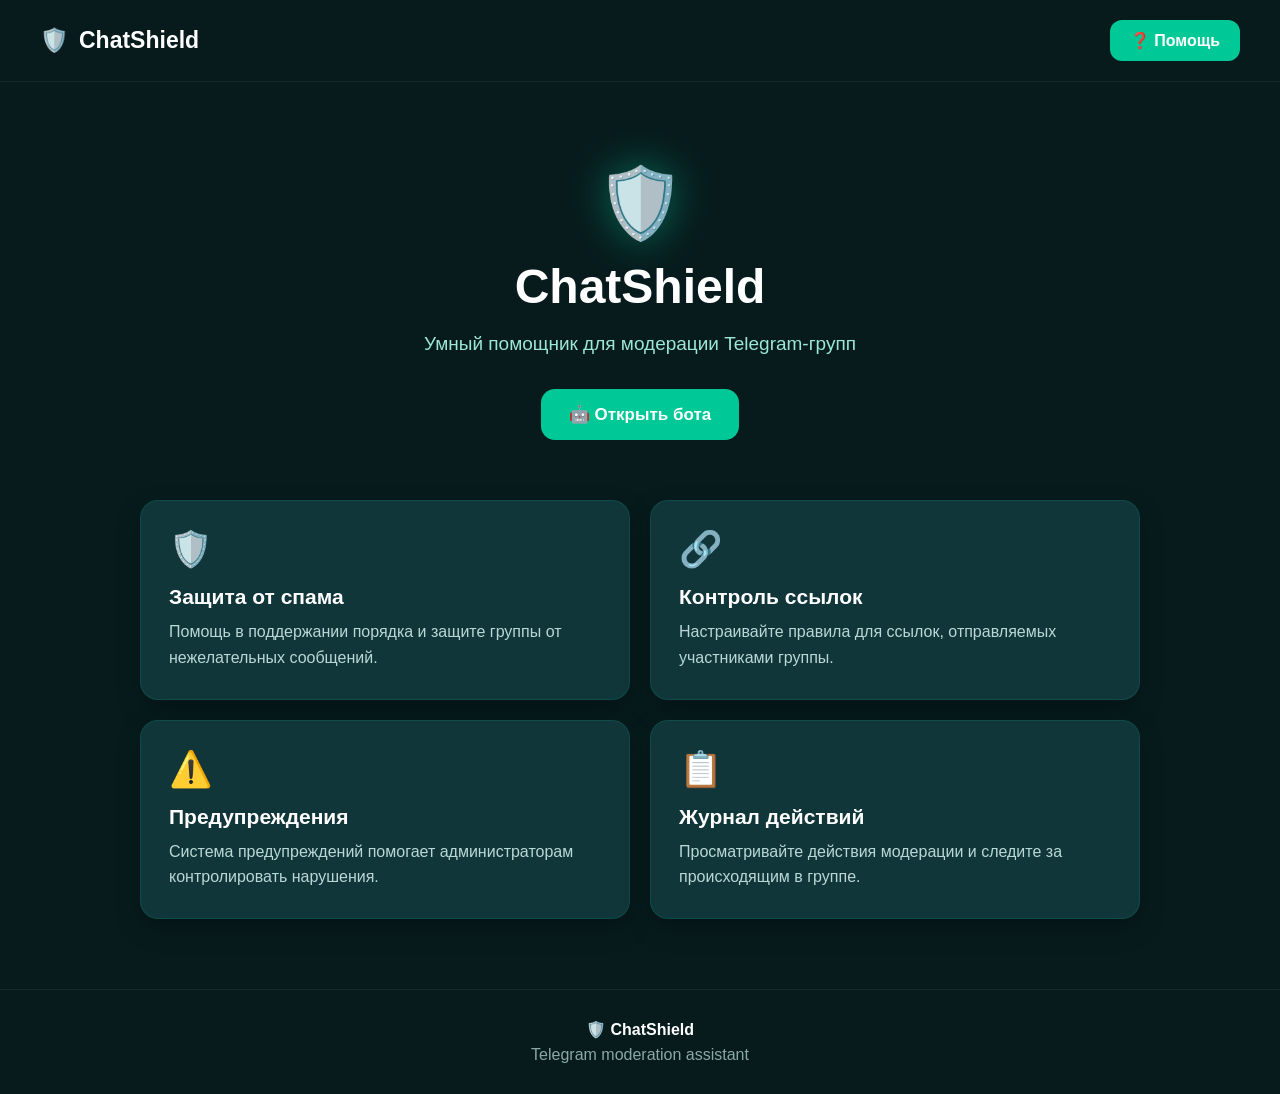
<file: index.html>
<!DOCTYPE html>
<html lang="ru">

<head>
    <meta charset="UTF-8">
    <meta name="viewport" content="width=device-width, initial-scale=1.0">

    <title>ChatShield</title>

    <link rel="stylesheet" href="style.css">
</head>

<body>

<header>

    <div class="logo">
        🛡️
        <span>ChatShield</span>
    </div>

    <a href="faq.html" class="header-btn">
        ❓ Помощь
    </a>

</header>


<main>

    <section class="hero">

        <div class="shield-icon">
            🛡️
        </div>

        <h1>ChatShield</h1>

        <p>
            Умный помощник для модерации Telegram-групп
        </p>

        <a
            href="https://t.me/ChatShieldGuardBot"
            class="main-btn"
            target="_blank"
        >
            🤖 Открыть бота
        </a>

    </section>


    <section class="features">

        <div class="feature-card">

            <div class="feature-icon">🛡️</div>

            <h2>Защита от спама</h2>

            <p>
                Помощь в поддержании порядка
                и защите группы от нежелательных сообщений.
            </p>

        </div>


        <div class="feature-card">

            <div class="feature-icon">🔗</div>

            <h2>Контроль ссылок</h2>

            <p>
                Настраивайте правила для ссылок,
                отправляемых участниками группы.
            </p>

        </div>


        <div class="feature-card">

            <div class="feature-icon">⚠️</div>

            <h2>Предупреждения</h2>

            <p>
                Система предупреждений помогает
                администраторам контролировать нарушения.
            </p>

        </div>


        <div class="feature-card">

            <div class="feature-icon">📋</div>

            <h2>Журнал действий</h2>

            <p>
                Просматривайте действия модерации
                и следите за происходящим в группе.
            </p>

        </div>

    </section>

</main>


<footer>

    <p>🛡️ ChatShield</p>

    <span>
        Telegram moderation assistant
    </span>

</footer>

</body>
</html>
</file>
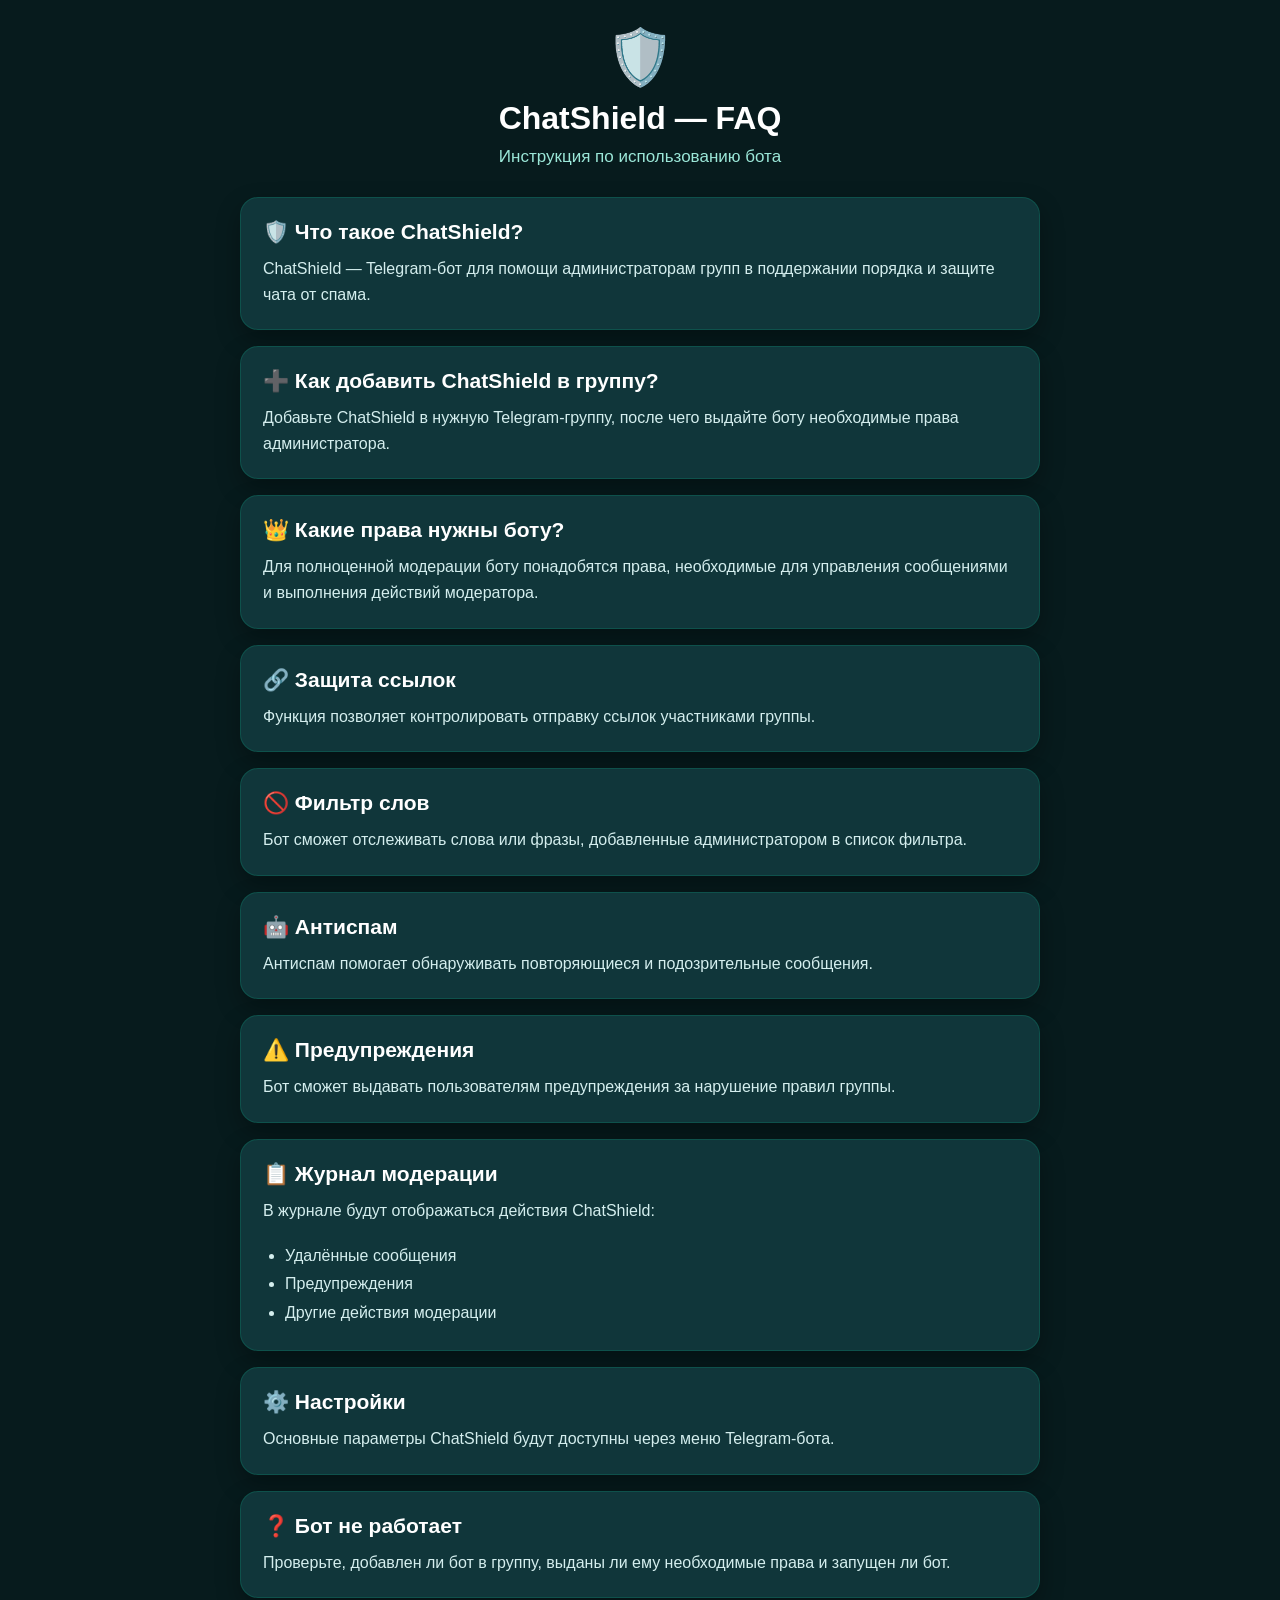
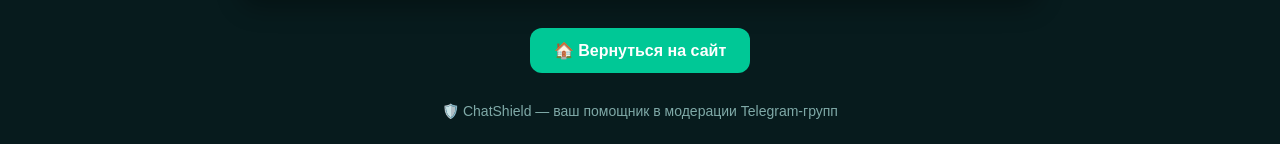
<file: faq.html>
<!DOCTYPE html>
<html lang="ru">
<head>
    <meta charset="UTF-8">
    <meta name="viewport" content="width=device-width, initial-scale=1.0">
    <title>ChatShield — FAQ</title>

    <style>
        * {
            margin: 0;
            padding: 0;
            box-sizing: border-box;
            font-family: Arial, sans-serif;
        }

        body {
            background: #071b1d;
            color: white;
            min-height: 100vh;
            padding: 25px;
        }

        .container {
            width: 100%;
            max-width: 800px;
            margin: auto;
        }

        .header {
            text-align: center;
            margin-bottom: 30px;
        }

        .logo {
            font-size: 55px;
            margin-bottom: 10px;
        }

        h1 {
            font-size: 32px;
            margin-bottom: 10px;
        }

        .subtitle {
            color: #9be7d8;
            font-size: 17px;
        }

        .faq-card {
            background: #10363a;
            border-radius: 18px;
            padding: 22px;
            margin-bottom: 16px;
            border: 1px solid rgba(0, 230, 176, 0.15);
            box-shadow: 0 10px 25px rgba(0,0,0,.3);
        }

        .faq-card h2 {
            font-size: 21px;
            margin-bottom: 12px;
        }

        .faq-card p {
            color: #d4eeee;
            line-height: 1.6;
        }

        .faq-card ul {
            margin-left: 22px;
            color: #d4eeee;
            line-height: 1.8;
        }

        .back-btn {
            display: block;
            width: fit-content;
            margin: 30px auto;
            padding: 13px 24px;
            background: #00c896;
            color: white;
            text-decoration: none;
            border-radius: 12px;
            font-weight: bold;
        }

        .back-btn:hover {
            background: #00e6b0;
        }

        .footer {
            text-align: center;
            color: #7fa9a7;
            margin-top: 25px;
            font-size: 14px;
        }
    </style>
</head>

<body>

<div class="container">

    <div class="header">
        <div class="logo">🛡️</div>

        <h1>ChatShield — FAQ</h1>

        <p class="subtitle">
            Инструкция по использованию бота
        </p>
    </div>


    <div class="faq-card">
        <h2>🛡️ Что такое ChatShield?</h2>

        <p>
            ChatShield — Telegram-бот для помощи администраторам
            групп в поддержании порядка и защите чата от спама.
        </p>
    </div>


    <div class="faq-card">
        <h2>➕ Как добавить ChatShield в группу?</h2>

        <p>
            Добавьте ChatShield в нужную Telegram-группу,
            после чего выдайте боту необходимые права администратора.
        </p>
    </div>


    <div class="faq-card">
        <h2>👑 Какие права нужны боту?</h2>

        <p>
            Для полноценной модерации боту понадобятся права,
            необходимые для управления сообщениями и выполнения
            действий модератора.
        </p>
    </div>


    <div class="faq-card">
        <h2>🔗 Защита ссылок</h2>

        <p>
            Функция позволяет контролировать отправку ссылок
            участниками группы.
        </p>
    </div>


    <div class="faq-card">
        <h2>🚫 Фильтр слов</h2>

        <p>
            Бот сможет отслеживать слова или фразы,
            добавленные администратором в список фильтра.
        </p>
    </div>


    <div class="faq-card">
        <h2>🤖 Антиспам</h2>

        <p>
            Антиспам помогает обнаруживать повторяющиеся
            и подозрительные сообщения.
        </p>
    </div>


    <div class="faq-card">
        <h2>⚠️ Предупреждения</h2>

        <p>
            Бот сможет выдавать пользователям предупреждения
            за нарушение правил группы.
        </p>
    </div>


    <div class="faq-card">
        <h2>📋 Журнал модерации</h2>

        <p>В журнале будут отображаться действия ChatShield:</p>

        <br>

        <ul>
            <li>Удалённые сообщения</li>
            <li>Предупреждения</li>
            <li>Другие действия модерации</li>
        </ul>
    </div>


    <div class="faq-card">
        <h2>⚙️ Настройки</h2>

        <p>
            Основные параметры ChatShield будут доступны
            через меню Telegram-бота.
        </p>
    </div>


    <div class="faq-card">
        <h2>❓ Бот не работает</h2>

        <p>
            Проверьте, добавлен ли бот в группу,
            выданы ли ему необходимые права и запущен ли бот.
        </p>
    </div>


    <a href="index.html" class="back-btn">
        🏠 Вернуться на сайт
    </a>


    <div class="footer">
        🛡️ ChatShield — ваш помощник в модерации Telegram-групп
    </div>

</div>

</body>
</html>
</file>
<file: style.css>
* {
    margin: 0;
    padding: 0;
    box-sizing: border-box;
    font-family: Arial, sans-serif;
}

body {
    background: #071b1d;
    color: white;
    min-height: 100vh;
}


/* =========================
   HEADER
========================= */

header {
    display: flex;
    justify-content: space-between;
    align-items: center;

    padding: 20px 40px;

    border-bottom: 1px solid rgba(255, 255, 255, 0.06);
}

.logo {
    display: flex;
    align-items: center;
    gap: 10px;

    font-size: 23px;
    font-weight: bold;
}

.header-btn {
    text-decoration: none;

    background: #00c896;
    color: white;

    padding: 11px 20px;

    border-radius: 12px;

    font-weight: bold;

    transition: 0.3s;
}

.header-btn:hover {
    background: #00e6b0;

    transform: translateY(-2px);

    box-shadow: 0 0 20px rgba(0, 230, 176, 0.35);
}


/* =========================
   HERO
========================= */

.hero {
    text-align: center;

    max-width: 700px;

    margin: 80px auto 60px;

    padding: 0 20px;
}

.shield-icon {
    font-size: 70px;

    margin-bottom: 15px;

    filter: drop-shadow(
        0 0 20px rgba(0, 230, 176, 0.4)
    );
}

.hero h1 {
    font-size: 48px;

    margin-bottom: 15px;
}

.hero p {
    color: #9be7d8;

    font-size: 19px;

    line-height: 1.6;

    margin-bottom: 30px;
}

.main-btn {
    display: inline-block;

    text-decoration: none;

    background: #00c896;

    color: white;

    padding: 15px 28px;

    border-radius: 14px;

    font-size: 17px;

    font-weight: bold;

    transition: 0.3s;
}

.main-btn:hover {
    background: #00e6b0;

    transform: translateY(-3px);

    box-shadow:
        0 0 25px rgba(0, 230, 176, 0.45);
}


/* =========================
   FEATURES
========================= */

.features {
    width: 90%;

    max-width: 1000px;

    margin: 0 auto 70px;

    display: grid;

    grid-template-columns:
        repeat(2, 1fr);

    gap: 20px;
}

.feature-card {
    background: #10363a;

    border-radius: 18px;

    padding: 28px;

    border: 1px solid
        rgba(0, 230, 176, 0.12);

    box-shadow:
        0 10px 25px
        rgba(0, 0, 0, 0.25);

    transition: 0.3s;
}

.feature-card:hover {
    transform: translateY(-7px);

    box-shadow:
        0 18px 35px
        rgba(0, 230, 176, 0.18);
}

.feature-icon {
    font-size: 35px;

    margin-bottom: 15px;
}

.feature-card h2 {
    font-size: 21px;

    margin-bottom: 10px;
}

.feature-card p {
    color: #b9d8d5;

    line-height: 1.6;
}


/* =========================
   FOOTER
========================= */

footer {
    text-align: center;

    padding: 30px 20px;

    border-top: 1px solid
        rgba(255, 255, 255, 0.06);

    color: #8aa9a7;
}

footer p {
    color: white;

    font-weight: bold;

    margin-bottom: 7px;
}


/* =========================
   MOBILE
========================= */

@media (max-width: 650px) {

    header {
        padding: 18px 20px;
    }

    .logo {
        font-size: 19px;
    }

    .header-btn {
        padding: 9px 14px;

        font-size: 14px;
    }

    .hero {
        margin-top: 55px;
    }

    .hero h1 {
        font-size: 38px;
    }

    .hero p {
        font-size: 16px;
    }

    .features {
        grid-template-columns: 1fr;
    }

}
</file>
